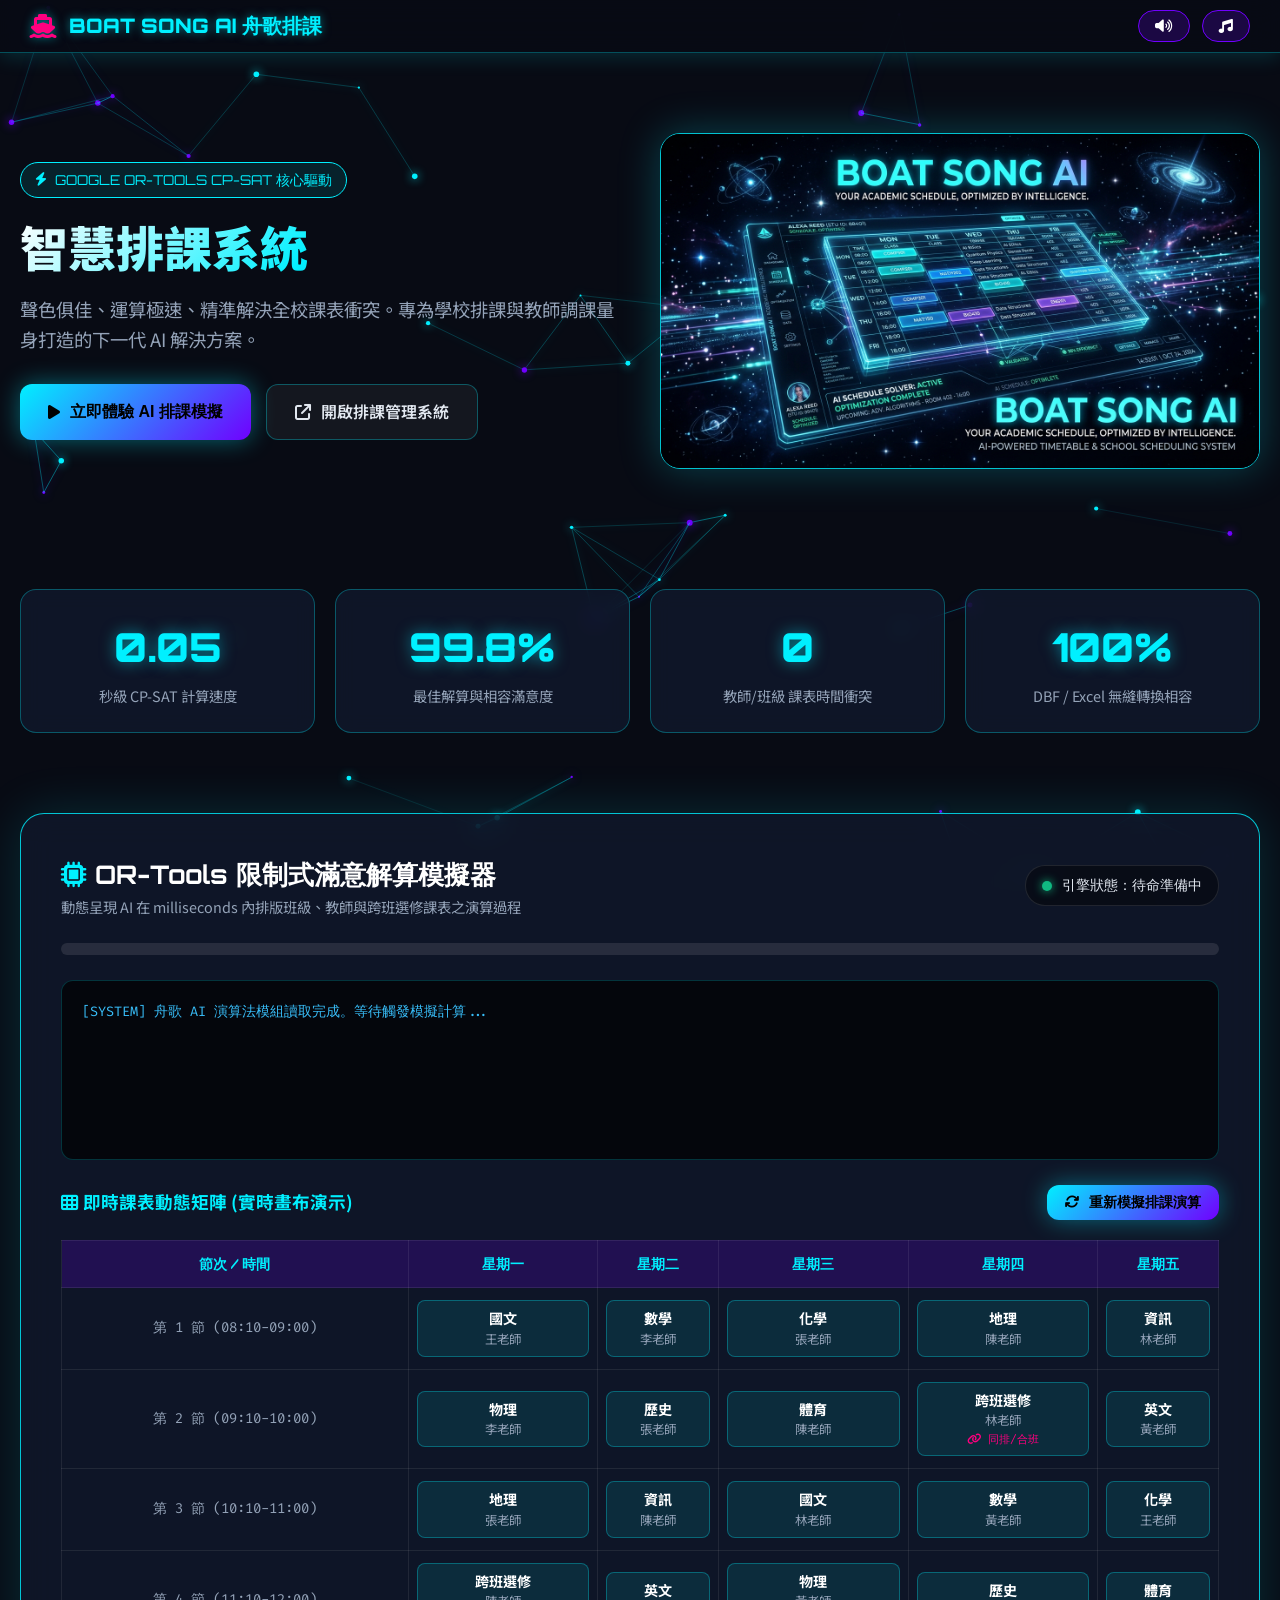
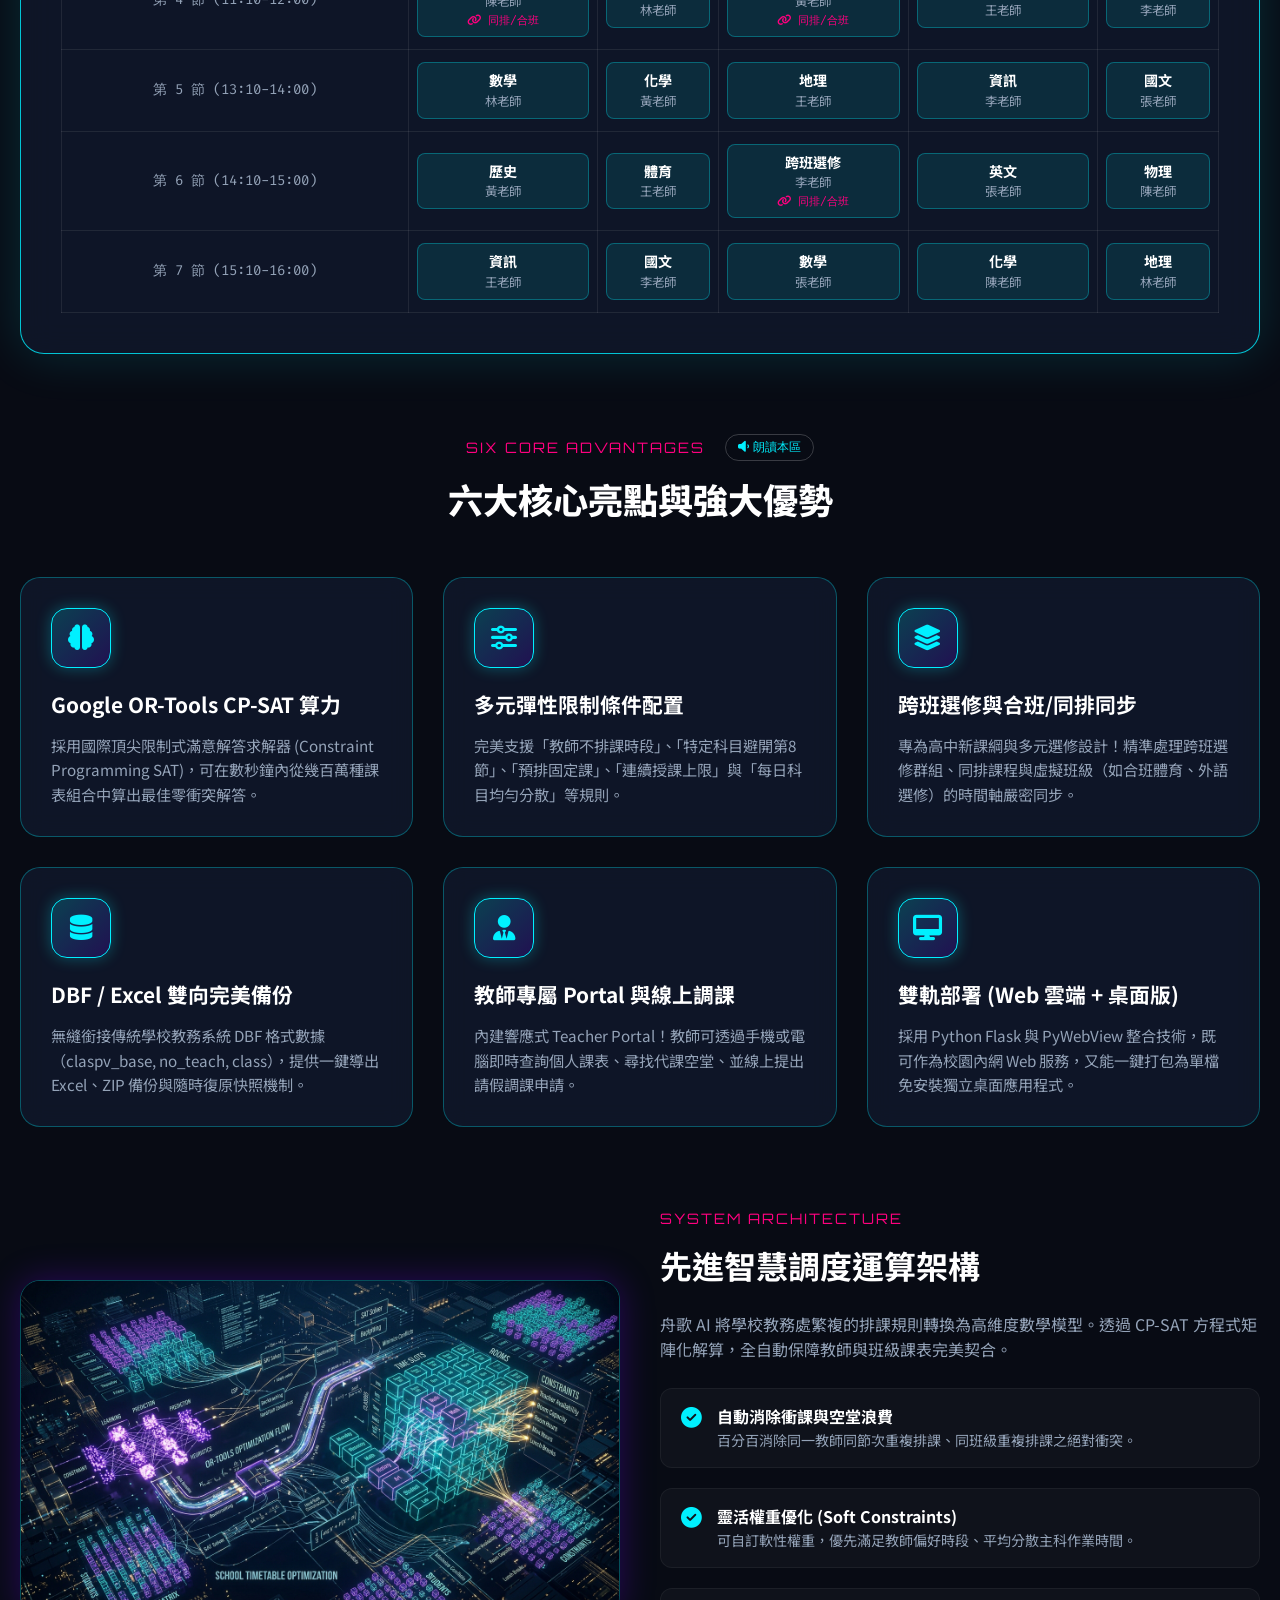
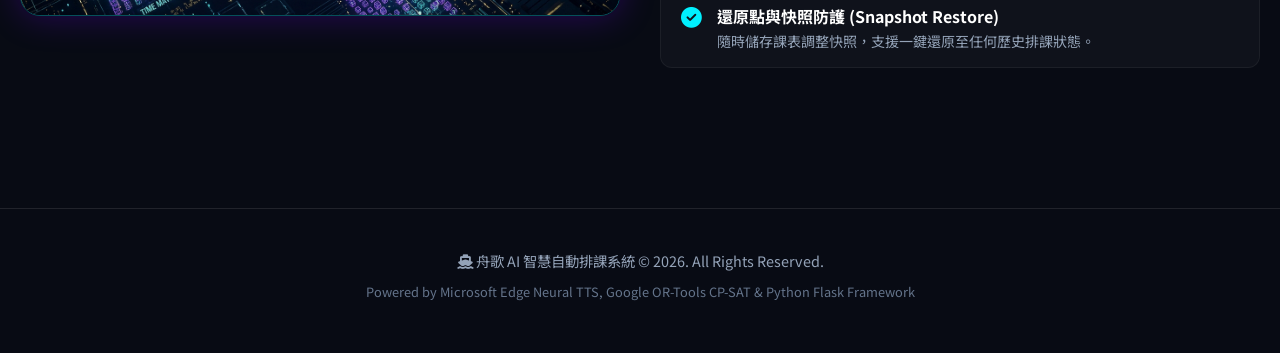
<file: templates/showcase.html>
<!DOCTYPE html>
<html lang="zh-TW">
<head>
    <meta charset="UTF-8">
    <meta name="viewport" content="width=device-width, initial-scale=1.0">
    <title>智慧排課系統 - 系統亮點與 AI 導覽</title>

    <!-- Google Fonts -->
    <link rel="preconnect" href="https://fonts.googleapis.com">
    <link rel="preconnect" href="https://fonts.gstatic.com" crossorigin>
    <link href="https://fonts.googleapis.com/css2?family=Orbitron:wght@500;700;900&family=Noto+Sans+TC:wght@300;400;500;700;900&family=Fira+Code:wght@400;600&display=swap" rel="stylesheet">

    <!-- FontAwesome icons -->
    <link rel="stylesheet" href="https://cdnjs.cloudflare.com/ajax/libs/font-awesome/6.4.0/css/all.min.css">

    <style>
        :root {
            --bg-dark: #080b14;
            --bg-card: rgba(18, 26, 47, 0.7);
            --bg-card-hover: rgba(30, 42, 74, 0.85);
            --border-glow: rgba(0, 240, 255, 0.3);
            --border-glow-active: rgba(0, 240, 255, 0.8);
            --primary: #00f0ff;
            --secondary: #7000ff;
            --accent: #ff007f;
            --text-main: #e2e8f0;
            --text-muted: #94a3b8;
            --success: #10b981;
            --warning: #f59e0b;
            --font-main: 'Noto Sans TC', sans-serif;
            --font-tech: 'Orbitron', sans-serif;
            --font-code: 'Fira Code', monospace;
        }

        * {
            box-sizing: border-box;
            margin: 0;
            padding: 0;
        }

        body {
            background-color: var(--bg-dark);
            color: var(--text-main);
            font-family: var(--font-main);
            overflow-x: hidden;
            line-height: 1.6;
        }

        /* Animated background canvas */
        #bg-canvas {
            position: fixed;
            top: 0;
            left: 0;
            width: 100vw;
            height: 100vh;
            z-index: -1;
            pointer-events: none;
        }

        /* Sound Control Header Bar */
        .audio-bar {
            position: sticky;
            top: 0;
            z-index: 1000;
            background: rgba(8, 11, 20, 0.85);
            backdrop-filter: blur(16px);
            border-bottom: 1px solid var(--border-glow);
            padding: 10px 30px;
            display: flex;
            justify-content: space-between;
            align-items: center;
            box-shadow: 0 4px 20px rgba(0, 240, 255, 0.15);
        }

        .brand-logo {
            display: flex;
            align-items: center;
            gap: 12px;
            font-family: var(--font-tech);
            font-weight: 900;
            font-size: 1.25rem;
            color: var(--primary);
            text-shadow: 0 0 10px rgba(0, 240, 255, 0.5);
        }

        .brand-logo i {
            font-size: 1.5rem;
            color: var(--accent);
            animation: pulse-icon 2s infinite alternate;
        }

        @keyframes pulse-icon {
            0% { transform: scale(1); filter: drop-shadow(0 0 5px var(--accent)); }
            100% { transform: scale(1.15); filter: drop-shadow(0 0 15px var(--accent)); }
        }

        .audio-controls {
            display: flex;
            align-items: center;
            gap: 12px;
            flex-wrap: wrap;
        }

        .btn-audio {
            background: rgba(112, 0, 255, 0.2);
            border: 1px solid var(--secondary);
            color: #fff;
            padding: 8px 16px;
            border-radius: 30px;
            cursor: pointer;
            font-size: 0.88rem;
            font-weight: 600;
            display: flex;
            align-items: center;
            gap: 8px;
            transition: all 0.3s ease;
        }

        .btn-audio:hover {
            background: var(--secondary);
            box-shadow: 0 0 15px rgba(112, 0, 255, 0.6);
            transform: translateY(-2px);
        }

        .btn-audio.active {
            background: var(--accent);
            border-color: var(--accent);
            box-shadow: 0 0 15px rgba(255, 0, 127, 0.6);
        }

        /* Container Layout */
        .container {
            max-width: 1280px;
            margin: 0 auto;
            padding: 40px 20px;
        }

        /* Hero Section */
        .hero {
            position: relative;
            display: grid;
            grid-template-columns: 1fr 1fr;
            gap: 40px;
            align-items: center;
            padding: 40px 0 80px;
        }

        @media (max-width: 992px) {
            .hero { grid-template-columns: 1fr; }
        }

        .hero-badge {
            display: inline-flex;
            align-items: center;
            gap: 8px;
            background: rgba(0, 240, 255, 0.1);
            border: 1px solid var(--primary);
            color: var(--primary);
            padding: 6px 14px;
            border-radius: 20px;
            font-size: 0.85rem;
            font-family: var(--font-tech);
            margin-bottom: 20px;
        }

        .hero-title {
            font-size: 3rem;
            font-weight: 900;
            line-height: 1.2;
            margin-bottom: 20px;
            background: linear-gradient(135deg, #ffffff 0%, var(--primary) 50%, var(--accent) 100%);
            -webkit-background-clip: text;
            -webkit-text-fill-color: transparent;
        }

        .hero-subtitle {
            font-size: 1.15rem;
            color: var(--text-muted);
            margin-bottom: 30px;
        }

        .hero-btns {
            display: flex;
            gap: 15px;
            flex-wrap: wrap;
        }

        .btn-glow {
            background: linear-gradient(135deg, var(--primary), var(--secondary));
            color: #000;
            font-weight: 700;
            padding: 14px 28px;
            border-radius: 12px;
            border: none;
            cursor: pointer;
            font-size: 1rem;
            display: flex;
            align-items: center;
            gap: 10px;
            box-shadow: 0 0 25px rgba(0, 240, 255, 0.4);
            transition: all 0.3s ease;
            text-decoration: none;
        }

        .btn-glow:hover {
            transform: translateY(-3px) scale(1.02);
            box-shadow: 0 0 35px rgba(0, 240, 255, 0.7);
        }

        .btn-outline {
            background: rgba(255, 255, 255, 0.05);
            color: var(--text-main);
            border: 1px solid var(--border-glow);
            padding: 14px 28px;
            border-radius: 12px;
            cursor: pointer;
            font-size: 1rem;
            font-weight: 600;
            display: flex;
            align-items: center;
            gap: 10px;
            transition: all 0.3s ease;
            text-decoration: none;
        }

        .btn-outline:hover {
            border-color: var(--primary);
            background: rgba(0, 240, 255, 0.1);
            color: var(--primary);
        }

        .hero-image-wrapper {
            position: relative;
            border-radius: 20px;
            overflow: hidden;
            border: 1px solid var(--border-glow-active);
            box-shadow: 0 0 40px rgba(0, 240, 255, 0.25);
            transition: transform 0.5s ease;
        }

        .hero-image-wrapper:hover {
            transform: scale(1.02) rotate(0.5deg);
        }

        .hero-image-wrapper img {
            width: 100%;
            height: auto;
            display: block;
        }

        /* Metrics Counter Grid */
        .metrics-grid {
            display: grid;
            grid-template-columns: repeat(4, 1fr);
            gap: 20px;
            margin: 40px 0 80px;
        }

        @media (max-width: 768px) {
            .metrics-grid { grid-template-columns: repeat(2, 1fr); }
        }

        .metric-card {
            background: var(--bg-card);
            border: 1px solid var(--border-glow);
            border-radius: 16px;
            padding: 25px;
            text-align: center;
            backdrop-filter: blur(10px);
            position: relative;
            overflow: hidden;
            transition: all 0.3s ease;
        }

        .metric-card:hover {
            border-color: var(--primary);
            background: var(--bg-card-hover);
            transform: translateY(-5px);
            box-shadow: 0 10px 30px rgba(0, 240, 255, 0.2);
        }

        .metric-val {
            font-family: var(--font-tech);
            font-size: 2.5rem;
            font-weight: 900;
            color: var(--primary);
            text-shadow: 0 0 15px rgba(0, 240, 255, 0.5);
            margin-bottom: 5px;
        }

        .metric-label {
            font-size: 0.9rem;
            color: var(--text-muted);
        }

        /* Section Headings */
        .section-header {
            text-align: center;
            margin-bottom: 50px;
            position: relative;
        }

        .section-tag {
            color: var(--accent);
            font-family: var(--font-tech);
            font-size: 0.9rem;
            letter-spacing: 2px;
            text-transform: uppercase;
            margin-bottom: 10px;
            display: flex;
            align-items: center;
            justify-content: center;
            gap: 10px;
        }

        .section-title {
            font-size: 2.2rem;
            font-weight: 800;
            color: #fff;
        }

        .btn-read-section {
            background: transparent;
            border: 1px solid rgba(255, 255, 255, 0.2);
            color: var(--primary);
            padding: 4px 12px;
            border-radius: 15px;
            cursor: pointer;
            font-size: 0.78rem;
            margin-left: 10px;
            transition: all 0.2s ease;
        }

        .btn-read-section:hover {
            background: rgba(0, 240, 255, 0.2);
            border-color: var(--primary);
        }

        /* Feature Cards Matrix */
        .features-grid {
            display: grid;
            grid-template-columns: repeat(3, 1fr);
            gap: 30px;
            margin-bottom: 80px;
        }

        @media (max-width: 992px) {
            .features-grid { grid-template-columns: repeat(2, 1fr); }
        }

        @media (max-width: 600px) {
            .features-grid { grid-template-columns: 1fr; }
        }

        .feature-card {
            background: var(--bg-card);
            border: 1px solid var(--border-glow);
            border-radius: 20px;
            padding: 30px;
            backdrop-filter: blur(12px);
            position: relative;
            transition: all 0.4s cubic-bezier(0.175, 0.885, 0.32, 1.275);
            cursor: pointer;
        }

        .feature-card:hover {
            transform: translateY(-8px) scale(1.02);
            border-color: var(--primary);
            box-shadow: 0 15px 35px rgba(0, 240, 255, 0.25);
            background: var(--bg-card-hover);
        }

        .feature-icon {
            width: 60px;
            height: 60px;
            border-radius: 16px;
            background: linear-gradient(135deg, rgba(0, 240, 255, 0.2), rgba(112, 0, 255, 0.2));
            border: 1px solid var(--primary);
            display: flex;
            align-items: center;
            justify-content: center;
            font-size: 1.6rem;
            color: var(--primary);
            margin-bottom: 20px;
            box-shadow: 0 0 15px rgba(0, 240, 255, 0.3);
        }

        .feature-title {
            font-size: 1.3rem;
            font-weight: 700;
            color: #fff;
            margin-bottom: 12px;
        }

        .feature-desc {
            font-size: 0.95rem;
            color: var(--text-muted);
            line-height: 1.6;
        }

        /* Interactive Solver Showcase Box */
        .solver-demo-box {
            background: var(--bg-card);
            border: 1px solid var(--border-glow-active);
            border-radius: 24px;
            padding: 40px;
            margin-bottom: 80px;
            backdrop-filter: blur(16px);
            box-shadow: 0 0 50px rgba(0, 240, 255, 0.15);
        }

        .solver-header {
            display: flex;
            justify-content: space-between;
            align-items: center;
            margin-bottom: 25px;
            flex-wrap: wrap;
            gap: 15px;
        }

        .solver-status {
            display: flex;
            align-items: center;
            gap: 10px;
            font-family: var(--font-code);
            font-size: 0.9rem;
            background: rgba(0, 0, 0, 0.4);
            padding: 8px 16px;
            border-radius: 20px;
            border: 1px solid rgba(255, 255, 255, 0.1);
        }

        .dot-pulse {
            width: 10px;
            height: 10px;
            border-radius: 50%;
            background: var(--success);
            box-shadow: 0 0 10px var(--success);
            animation: blink 1.5s infinite;
        }

        @keyframes blink {
            0%, 100% { opacity: 1; }
            50% { opacity: 0.3; }
        }

        .progress-bar-container {
            width: 100%;
            height: 12px;
            background: rgba(255, 255, 255, 0.1);
            border-radius: 10px;
            overflow: hidden;
            margin-bottom: 25px;
            position: relative;
        }

        .progress-bar-fill {
            width: 0%;
            height: 100%;
            background: linear-gradient(90deg, var(--secondary), var(--primary), var(--accent));
            border-radius: 10px;
            transition: width 0.3s ease;
            box-shadow: 0 0 15px var(--primary);
        }

        .log-console {
            background: #04060c;
            border: 1px solid rgba(0, 240, 255, 0.2);
            border-radius: 12px;
            padding: 20px;
            font-family: var(--font-code);
            font-size: 0.85rem;
            color: #38bdf8;
            height: 180px;
            overflow-y: auto;
            margin-bottom: 25px;
            line-height: 1.6;
        }

        .log-line {
            margin-bottom: 4px;
        }

        .log-line.success { color: var(--success); }
        .log-line.highlight { color: var(--accent); font-weight: bold; }

        /* Timetable Interactive Grid */
        .timetable-preview {
            overflow-x: auto;
        }

        .table-custom {
            width: 100%;
            border-collapse: collapse;
            text-align: center;
            font-size: 0.88rem;
        }

        .table-custom th, .table-custom td {
            border: 1px solid rgba(255, 255, 255, 0.08);
            padding: 12px 8px;
        }

        .table-custom th {
            background: rgba(112, 0, 255, 0.2);
            color: var(--primary);
            font-family: var(--font-tech);
        }

        .slot-card {
            background: rgba(0, 240, 255, 0.1);
            border: 1px solid rgba(0, 240, 255, 0.3);
            border-radius: 8px;
            padding: 6px 4px;
            transition: all 0.2s ease;
        }

        .slot-card:hover {
            background: rgba(0, 240, 255, 0.25);
            transform: scale(1.05);
            box-shadow: 0 0 10px rgba(0, 240, 255, 0.4);
        }

        .slot-subject { font-weight: 700; color: #fff; }
        .slot-teacher { font-size: 0.78rem; color: var(--text-muted); }
        .slot-tag { font-size: 0.7rem; color: var(--accent); font-family: var(--font-code); }

        /* Core Visual Double Column Section */
        .core-visual-section {
            display: grid;
            grid-template-columns: 1fr 1fr;
            gap: 40px;
            align-items: center;
            margin-bottom: 80px;
        }

        @media (max-width: 992px) {
            .core-visual-section { grid-template-columns: 1fr; }
        }

        .visual-card-wrapper {
            border-radius: 20px;
            overflow: hidden;
            border: 1px solid var(--border-glow);
            box-shadow: 0 0 35px rgba(112, 0, 255, 0.3);
        }

        .visual-card-wrapper img {
            width: 100%;
            display: block;
        }

        .tech-list {
            list-style: none;
        }

        .tech-item {
            display: flex;
            align-items: flex-start;
            gap: 15px;
            margin-bottom: 20px;
            background: rgba(255, 255, 255, 0.03);
            padding: 15px 20px;
            border-radius: 12px;
            border: 1px solid rgba(255, 255, 255, 0.05);
            transition: all 0.3s ease;
        }

        .tech-item:hover {
            background: rgba(0, 240, 255, 0.08);
            border-color: var(--primary);
            transform: translateX(5px);
        }

        .tech-item i {
            color: var(--primary);
            font-size: 1.3rem;
            margin-top: 3px;
        }

        /* Footer */
        footer {
            text-align: center;
            padding: 40px 20px;
            border-top: 1px solid rgba(255, 255, 255, 0.1);
            color: var(--text-muted);
            font-size: 0.9rem;
        }

        footer p {
            margin-bottom: 10px;
        }
    </style>
</head>
<body>

    <!-- Background Canvas Matrix -->
    <canvas id="bg-canvas"></canvas>

    <!-- Top Audio Bar -->
    <div class="audio-bar">
        <div class="brand-logo">
            <i class="fa-solid fa-ship"></i>
            <span>BOAT SONG AI 舟歌排課</span>
        </div>
        <div class="audio-controls">
            <div id="edge-voice-control" style="display: none; align-items: center; gap: 6px; background: rgba(0, 240, 255, 0.1); border: 1px solid var(--primary); padding: 4px 10px; border-radius: 20px;">
                <i class="fa-solid fa-microphone-lines" style="color: var(--primary); font-size: 0.85rem;"></i>
                <select id="edge-voice-select" style="background: transparent; color: #fff; border: none; font-size: 0.82rem; font-weight: 600; outline: none; cursor: pointer;">
                    <option value="zh-TW-HsiaoChenNeural" style="background: #080b14; color: #fff;">🎙️ Edge 曉臻 (台灣極致女聲)</option>
                    <option value="zh-TW-YunJheNeural" style="background: #080b14; color: #fff;">🎙️ Edge 雲哲 (台灣極致男聲)</option>
                    <option value="zh-TW-HsiaoYuNeural" style="background: #080b14; color: #fff;">🎙️ Edge 曉雨 (甜美自然女聲)</option>
                </select>
            </div>

            <button class="btn-audio" id="btn-tts-all" onclick="toggleVoiceGuide()" title="播放或停止語音導覽" aria-label="播放或停止語音導覽">
                <i class="fa-solid fa-volume-high" id="tts-icon"></i>
                <span id="tts-label" aria-hidden="true" style="display: none;">啟動語音導覽</span>
            </button>
            <button class="btn-audio" id="btn-ambient" onclick="toggleAmbientSound()" title="開啟或關閉背景音效" aria-label="開啟或關閉背景音效">
                <i class="fa-solid fa-music" id="ambient-icon"></i>
                <span id="ambient-label" aria-hidden="true" style="display: none;">背景音效：關閉</span>
            </button>
        </div>
    </div>

    <div class="container">

        <!-- Hero Section -->
        <section class="hero">
            <div>
                <div class="hero-badge">
                    <i class="fa-solid fa-bolt"></i> GOOGLE OR-TOOLS CP-SAT 核心驅動
                </div>
                <h1 class="hero-title">智慧排課系統</h1>
                <p class="hero-subtitle">
                    聲色俱佳、運算極速、精準解決全校課表衝突。專為學校排課與教師調課量身打造的下一代 AI 解決方案。
                </p>
                <div class="hero-btns">
                    <button class="btn-glow" onclick="runSimulatedSolver()">
                        <i class="fa-solid fa-play"></i> 立即體驗 AI 排課模擬
                    </button>
                    <a href="/" class="btn-outline" target="_blank">
                        <i class="fa-solid fa-arrow-up-right-from-square"></i> 開啟排課管理系統
                    </a>
                </div>
            </div>
            <div class="hero-image-wrapper">
                <img src="/static/images/hero_banner.jpg" alt="智慧排課系統 Hero Banner" onerror="this.src='https://picsum.photos/800/450?dark'">
            </div>
        </section>

        <!-- Live Metrics Counter -->
        <div class="metrics-grid">
            <div class="metric-card" onmouseenter="playHoverSFX()">
                <div class="metric-val" id="count-speed">0.05</div>
                <div class="metric-label">秒級 CP-SAT 計算速度</div>
            </div>
            <div class="metric-card" onmouseenter="playHoverSFX()">
                <div class="metric-val" id="count-rate">99.8%</div>
                <div class="metric-label">最佳解算與相容滿意度</div>
            </div>
            <div class="metric-card" onmouseenter="playHoverSFX()">
                <div class="metric-val" id="count-conflict">0</div>
                <div class="metric-label">教師/班級 課表時間衝突</div>
            </div>
            <div class="metric-card" onmouseenter="playHoverSFX()">
                <div class="metric-val" id="count-satisfaction">100%</div>
                <div class="metric-label">DBF / Excel 無縫轉換相容</div>
            </div>
        </div>

        <!-- Interactive AI Solver Simulation Showcase -->
        <section class="solver-demo-box">
            <div class="solver-header">
                <div>
                    <h2 style="font-size: 1.6rem; color: #fff; font-family: var(--font-tech);">
                        <i class="fa-solid fa-microchip" style="color: var(--primary);"></i> OR-Tools 限制式滿意解算模擬器
                    </h2>
                    <p style="color: var(--text-muted); font-size: 0.9rem;">動態呈現 AI 在 milliseconds 內排版班級、教師與跨班選修課表之演算過程</p>
                </div>
                <div class="solver-status">
                    <div class="dot-pulse" id="status-dot"></div>
                    <span id="status-text">引擎狀態：待命準備中</span>
                </div>
            </div>

            <div class="progress-bar-container">
                <div class="progress-bar-fill" id="solver-progress"></div>
            </div>

            <div class="log-console" id="log-console">
                <div class="log-line">[SYSTEM] 舟歌 AI 演算法模組讀取完成。等待觸發模擬計算...</div>
            </div>

            <div style="display: flex; gap: 15px; justify-content: space-between; align-items: center; margin-bottom: 20px; flex-wrap: wrap;">
                <h3 style="font-size: 1.1rem; color: var(--primary);">
                    <i class="fa-solid fa-table-cells"></i> 即時課表動態矩陣 (實時畫布演示)
                </h3>
                <button class="btn-glow" style="padding: 8px 18px; font-size: 0.88rem;" onclick="runSimulatedSolver()">
                    <i class="fa-solid fa-arrows-rotate"></i> 重新模擬排課演算
                </button>
            </div>

            <div class="timetable-preview">
                <table class="table-custom">
                    <thead>
                        <tr>
                            <th>節次 / 時間</th>
                            <th>星期一</th>
                            <th>星期二</th>
                            <th>星期三</th>
                            <th>星期四</th>
                            <th>星期五</th>
                        </tr>
                    </thead>
                    <tbody id="demo-timetable-body">
                        <!-- Filled dynamically by JavaScript -->
                    </tbody>
                </table>
            </div>
        </section>

        <!-- Feature Matrix Grid -->
        <section style="margin-bottom: 80px;">
            <div class="section-header">
                <div class="section-tag">
                    <span>SIX CORE ADVANTAGES</span>
                    <button class="btn-read-section" onclick="speakText('舟歌 AI 智慧排課系統的六大核心優勢包括：一、毫秒級 OR-Tools CP-SAT 最佳化解算引擎；二、靈活多元限制條件；三、跨班選修與合班同排同步化調度；四、DBF與Excel資料完全相容與備份；五、教師專屬雲端課表與線上調課Portal；六、跨平台雙軌部署。')">
                        <i class="fa-solid fa-volume-low"></i> 朗讀本區
                    </button>
                </div>
                <h2 class="section-title">六大核心亮點與強大優勢</h2>
            </div>

            <div class="features-grid">
                <div class="feature-card" onmouseenter="playHoverSFX()" onclick="speakText('第一亮點：Google OR-Tools CP-SAT 毫秒級核心算力。採用國際領先的限制式滿足問題求解器，能在數秒鐘內從數百萬種課表組合中，找出最佳零衝突解。')">
                    <div class="feature-icon"><i class="fa-solid fa-brain"></i></div>
                    <h3 class="feature-title">Google OR-Tools CP-SAT 算力</h3>
                    <p class="feature-desc">採用國際頂尖限制式滿意解答求解器 (Constraint Programming SAT)，可在數秒鐘內從幾百萬種課表組合中算出最佳零衝突解答。</p>
                </div>

                <div class="feature-card" onmouseenter="playHoverSFX()" onclick="speakText('第二亮點：多維度高彈性限制式配置。支援教師不排課時間、科目不排課、預排固定課、每日科目分散與連續授課上限等十幾種複雜規則。')">
                    <div class="feature-icon"><i class="fa-solid fa-sliders"></i></div>
                    <h3 class="feature-title">多元彈性限制條件配置</h3>
                    <p class="feature-desc">完美支援「教師不排課時段」、「特定科目避開第8節」、「預排固定課」、「連續授課上限」與「每日科目均勻分散」等規則。</p>
                </div>

                <div class="feature-card" onmouseenter="playHoverSFX()" onclick="speakText('第三亮點：跨班選修與合班同排調度。專為新課綱跨班選修、多班同排與虛擬班級設計，精準鎖定相同時間軸同步授課。')">
                    <div class="feature-icon"><i class="fa-solid fa-layer-group"></i></div>
                    <h3 class="feature-title">跨班選修與合班/同排同步</h3>
                    <p class="feature-desc">專為高中新課綱與多元選修設計！精準處理跨班選修群組、同排課程與虛擬班級（如合班體育、外語選修）的時間軸嚴密同步。</p>
                </div>

                <div class="feature-card" onmouseenter="playHoverSFX()" onclick="speakText('第四亮點：全方位 DBF 與 Excel 相容備份。相容於傳統國高中小教務系統 DBF 資料庫，並支援一鍵備份、還原點快照與 Excel 匯出。')">
                    <div class="feature-icon"><i class="fa-solid fa-database"></i></div>
                    <h3 class="feature-title">DBF / Excel 雙向完美備份</h3>
                    <p class="feature-desc">無縫銜接傳統學校教務系統 DBF 格式數據（claspv_base, no_teach, class），提供一鍵導出 Excel、ZIP 備份與隨時復原快照機制。</p>
                </div>

                <div class="feature-card" onmouseenter="playHoverSFX()" onclick="speakText('第五亮點：教師專屬雲端課表與調課 Portal。提供教師手機與電腦隨身查詢課表、檢視空堂與線上調課請假系統。')">
                    <div class="feature-icon"><i class="fa-solid fa-user-tie"></i></div>
                    <h3 class="feature-title">教師專屬 Portal 與線上調課</h3>
                    <p class="feature-desc">內建響應式 Teacher Portal！教師可透過手機或電腦即時查詢個人課表、尋找代課空堂、並線上提出請假調課申請。</p>
                </div>

                <div class="feature-card" onmouseenter="playHoverSFX()" onclick="speakText('第六亮點：Web 雲端與桌面 PyWebView 雙軌部署。既可在瀏覽器中開啟，亦能打包成單一 exe 免安裝桌面應用程式。')">
                    <div class="feature-icon"><i class="fa-solid fa-desktop"></i></div>
                    <h3 class="feature-title">雙軌部署 (Web 雲端 + 桌面版)</h3>
                    <p class="feature-desc">採用 Python Flask 與 PyWebView 整合技術，既可作為校園內網 Web 服務，又能一鍵打包為單檔免安裝獨立桌面應用程式。</p>
                </div>
            </div>
        </section>

        <!-- Core Visual Architecture Section -->
        <section class="core-visual-section">
            <div class="visual-card-wrapper">
                <img src="/static/images/solver_visual.jpg" alt="AI 排課核心演算法構架" onerror="this.src='https://picsum.photos/800/450?tech'">
            </div>
            <div>
                <div class="section-tag" style="justify-content: flex-start;">SYSTEM ARCHITECTURE</div>
                <h2 style="font-size: 2rem; color: #fff; margin-bottom: 20px;">先進智慧調度運算架構</h2>
                <p style="color: var(--text-muted); margin-bottom: 25px;">
                    舟歌 AI 將學校教務處繁複的排課規則轉換為高維度數學模型。透過 CP-SAT 方程式矩陣化解算，全自動保障教師與班級課表完美契合。
                </p>
                <ul class="tech-list">
                    <li class="tech-item" onmouseenter="playHoverSFX()">
                        <i class="fa-solid fa-circle-check"></i>
                        <div>
                            <strong style="color: #fff;">自動消除衝課與空堂浪費</strong>
                            <div style="font-size: 0.88rem; color: var(--text-muted);">百分百消除同一教師同節次重複排課、同班級重複排課之絕對衝突。</div>
                        </div>
                    </li>
                    <li class="tech-item" onmouseenter="playHoverSFX()">
                        <i class="fa-solid fa-circle-check"></i>
                        <div>
                            <strong style="color: #fff;">靈活權重優化 (Soft Constraints)</strong>
                            <div style="font-size: 0.88rem; color: var(--text-muted);">可自訂軟性權重，優先滿足教師偏好時段、平均分散主科作業時間。</div>
                        </div>
                    </li>
                    <li class="tech-item" onmouseenter="playHoverSFX()">
                        <i class="fa-solid fa-circle-check"></i>
                        <div>
                            <strong style="color: #fff;">還原點與快照防護 (Snapshot Restore)</strong>
                            <div style="font-size: 0.88rem; color: var(--text-muted);">隨時儲存課表調整快照，支援一鍵還原至任何歷史排課狀態。</div>
                        </div>
                    </li>
                </ul>
            </div>
        </section>

    </div>

    <footer>
        <p><i class="fa-solid fa-ship"></i> 舟歌 AI 智慧自動排課系統 &copy; 2026. All Rights Reserved.</p>
        <p style="font-size: 0.8rem; color: #64748b;">Powered by Microsoft Edge Neural TTS, Google OR-Tools CP-SAT & Python Flask Framework</p>
    </footer>

    <!-- Web Audio & Edge TTS Speech & Dynamic JS -->
    <script>
        // -------------------------------------------------------------
        // Canvas Particle Matrix Background
        // -------------------------------------------------------------
        const canvas = document.getElementById('bg-canvas');
        const ctx = canvas.getContext('2d');
        let width = canvas.width = window.innerWidth;
        let height = canvas.height = window.innerHeight;

        window.addEventListener('resize', () => {
            width = canvas.width = window.innerWidth;
            height = canvas.height = window.innerHeight;
        });

        const particles = [];
        const particleCount = 45;

        for (let i = 0; i < particleCount; i++) {
            particles.push({
                x: Math.random() * width,
                y: Math.random() * height,
                vx: (Math.random() - 0.5) * 0.6,
                vy: (Math.random() - 0.5) * 0.6,
                radius: Math.random() * 2 + 1,
                color: Math.random() > 0.5 ? '#00f0ff' : '#7000ff'
            });
        }

        function drawCanvas() {
            ctx.clearRect(0, 0, width, height);

            for (let i = 0; i < particleCount; i++) {
                let p = particles[i];
                p.x += p.vx;
                p.y += p.vy;

                if (p.x < 0 || p.x > width) p.vx *= -1;
                if (p.y < 0 || p.y > height) p.vy *= -1;

                ctx.beginPath();
                ctx.arc(p.x, p.y, p.radius, 0, Math.PI * 2);
                ctx.fillStyle = p.color;
                ctx.shadowBlur = 10;
                ctx.shadowColor = p.color;
                ctx.fill();

                for (let j = i + 1; j < particleCount; j++) {
                    let p2 = particles[j];
                    let dist = Math.hypot(p.x - p2.x, p.y - p2.y);
                    if (dist < 140) {
                        ctx.beginPath();
                        ctx.moveTo(p.x, p.y);
                        ctx.lineTo(p2.x, p2.y);
                        ctx.strokeStyle = `rgba(0, 240, 255, ${1 - dist / 140 * 0.8})`;
                        ctx.lineWidth = 0.5;
                        ctx.stroke();
                    }
                }
            }

            requestAnimationFrame(drawCanvas);
        }
        drawCanvas();

        // -------------------------------------------------------------
        // Web Audio API Synthesizer (SFX & Ambient)
        // -------------------------------------------------------------
        let audioCtx = null;
        let ambientOsc = null;
        let ambientGain = null;
        let isAmbientPlaying = false;

        function initAudio() {
            if (!audioCtx) {
                audioCtx = new (window.AudioContext || window.webkitAudioContext)();
            }
            if (audioCtx.state === 'suspended') {
                audioCtx.resume();
            }
        }

        function playHoverSFX() {
            try {
                initAudio();
                const osc = audioCtx.createOscillator();
                const gain = audioCtx.createGain();
                osc.type = 'sine';
                osc.frequency.setValueAtTime(440, audioCtx.currentTime);
                osc.frequency.exponentialRampToValueAtTime(880, audioCtx.currentTime + 0.08);

                gain.gain.setValueAtTime(0.03, audioCtx.currentTime);
                gain.gain.exponentialRampToValueAtTime(0.001, audioCtx.currentTime + 0.08);

                osc.connect(gain);
                gain.connect(audioCtx.destination);

                osc.start();
                osc.stop(audioCtx.currentTime + 0.08);
            } catch (e) {}
        }

        function playCompleteSFX() {
            try {
                initAudio();
                const notes = [523.25, 659.25, 783.99, 1046.50]; // C Major Chord
                notes.forEach((freq, idx) => {
                    const osc = audioCtx.createOscillator();
                    const gain = audioCtx.createGain();
                    osc.type = 'triangle';
                    osc.frequency.setValueAtTime(freq, audioCtx.currentTime + idx * 0.1);

                    gain.gain.setValueAtTime(0.1, audioCtx.currentTime + idx * 0.1);
                    gain.gain.exponentialRampToValueAtTime(0.001, audioCtx.currentTime + idx * 0.1 + 0.4);

                    osc.connect(gain);
                    gain.connect(audioCtx.destination);

                    osc.start(audioCtx.currentTime + idx * 0.1);
                    osc.stop(audioCtx.currentTime + idx * 0.1 + 0.4);
                });
            } catch (e) {}
        }

        function toggleAmbientSound() {
            initAudio();
            const btnLabel = document.getElementById('ambient-label');
            const btnIcon = document.getElementById('ambient-icon');

            if (!isAmbientPlaying) {
                ambientOsc = audioCtx.createOscillator();
                ambientGain = audioCtx.createGain();

                ambientOsc.type = 'sine';
                ambientOsc.frequency.setValueAtTime(110, audioCtx.currentTime);

                ambientGain.gain.setValueAtTime(0.01, audioCtx.currentTime);
                ambientGain.gain.linearRampToValueAtTime(0.05, audioCtx.currentTime + 2);

                ambientOsc.connect(ambientGain);
                ambientGain.connect(audioCtx.destination);

                ambientOsc.start();
                isAmbientPlaying = true;
                btnLabel.innerText = "背景科幻音效：開啟中";
                btnIcon.className = "fa-solid fa-volume-high";
                document.getElementById('btn-ambient').classList.add('active');
            } else {
                if (ambientGain) {
                    ambientGain.gain.linearRampToValueAtTime(0.001, audioCtx.currentTime + 1);
                    setTimeout(() => {
                        ambientOsc.stop();
                        isAmbientPlaying = false;
                        btnLabel.innerText = "背景科幻音效：關閉";
                        btnIcon.className = "fa-solid fa-music";
                        document.getElementById('btn-ambient').classList.remove('active');
                    }, 1000);
                }
            }
        }

        // -------------------------------------------------------------
        // Microsoft Edge TTS Voice Handler
        // -------------------------------------------------------------
        let currentAudio = null;
        let isSpeaking = false;

        function getSelectedVoice() {
            const selector = document.getElementById('edge-voice-select');
            return selector ? selector.value : 'zh-TW-HsiaoChenNeural';
        }

        function speakText(text) {
            if (currentAudio) {
                currentAudio.pause();
                currentAudio = null;
            }
            if ('speechSynthesis' in window) {
                window.speechSynthesis.cancel();
            }

            const voice = getSelectedVoice();
            const ttsUrl = `/api/tts?voice=${encodeURIComponent(voice)}&text=${encodeURIComponent(text)}`;

            currentAudio = new Audio(ttsUrl);
            
            currentAudio.play().then(() => {
                isSpeaking = true;
                updateTTSUI(true);
            }).catch(err => {
                console.warn("API Edge TTS fallback to Web Speech API", err);
                if ('speechSynthesis' in window) {
                    const msg = new SpeechSynthesisUtterance(text);
                    msg.lang = 'zh-TW';
                    msg.rate = 1.0;
                    const voices = window.speechSynthesis.getVoices();
                    const edgeVoice = voices.find(v => (v.name.includes('HsiaoChen') || v.name.includes('YunJhe') || v.name.includes('Online (Natural)') || v.name.includes('Microsoft')) && (v.lang.includes('zh') || v.lang.includes('TW')));
                    if (edgeVoice) msg.voice = edgeVoice;
                    
                    msg.onstart = () => updateTTSUI(true);
                    msg.onend = () => updateTTSUI(false);
                    msg.onerror = () => updateTTSUI(false);

                    window.speechSynthesis.speak(msg);
                }
            });

            currentAudio.onended = () => updateTTSUI(false);
            currentAudio.onerror = () => updateTTSUI(false);
        }

        function updateTTSUI(active) {
            isSpeaking = active;
            const btnLabel = document.getElementById('tts-label');
            const btnIcon = document.getElementById('tts-icon');
            const btn = document.getElementById('btn-tts-all');
            if (active) {
                if (btnLabel) btnLabel.innerText = "Edge TTS 播報中 (點擊停止)";
                if (btnIcon) btnIcon.className = "fa-solid fa-circle-pause";
                if (btn) btn.classList.add('active');
            } else {
                if (btnLabel) btnLabel.innerText = "啟動 Edge TTS 語音導覽";
                if (btnIcon) btnIcon.className = "fa-solid fa-volume-high";
                if (btn) btn.classList.remove('active');
            }
        }

        function toggleVoiceGuide() {
            if (isSpeaking) {
                if (currentAudio) {
                    currentAudio.pause();
                    currentAudio = null;
                }
                if ('speechSynthesis' in window) {
                    window.speechSynthesis.cancel();
                }
                updateTTSUI(false);
            } else {
                const fullGuideText = "歡迎使用舟歌 AI 智慧排課系統。本語音由 Microsoft Edge 智慧神經網路引擎驅動。本系統採用 Google OR-Tools 限制式求解引擎，能在毫秒之間為貴校處理數萬種課程、教師不排課時段、以及跨班選修等複雜限制條件。系統具備雙軌部署、教師專屬雲端Portal、線上記請假調課、以及完整的 DBF 與 Excel 相容性。請點擊畫面中的模擬求解按鈕，體驗極速智慧排課的極致魅力！";
                speakText(fullGuideText);
            }
        }

        // -------------------------------------------------------------
        // Live Simulated Solver & Interactive Timetable Grid Generator
        // -------------------------------------------------------------
        const subjects = ["國文", "英文", "數學", "物理", "化學", "歷史", "地理", "體育", "資訊", "跨班選修"];
        const teachers = ["王老師", "李老師", "張老師", "陳老師", "林老師", "黃老師"];

        function generateTimetableData() {
            const tbody = document.getElementById('demo-timetable-body');
            tbody.innerHTML = '';

            const periodTimes = [
                "第 1 節 (08:10-09:00)",
                "第 2 節 (09:10-10:00)",
                "第 3 節 (10:10-11:00)",
                "第 4 節 (11:10-12:00)",
                "第 5 節 (13:10-14:00)",
                "第 6 節 (14:10-15:00)",
                "第 7 節 (15:10-16:00)"
            ];

            periodTimes.forEach((pTime, pIdx) => {
                let tr = document.createElement('tr');
                let tdTime = document.createElement('td');
                tdTime.style.fontFamily = 'var(--font-code)';
                tdTime.style.color = 'var(--text-muted)';
                tdTime.innerText = pTime;
                tr.appendChild(tdTime);

                for (let d = 0; d < 5; d++) {
                    let td = document.createElement('td');
                    let sub = subjects[(pIdx * 3 + d * 2) % subjects.length];
                    let tea = teachers[(pIdx + d) % teachers.length];
                    let isSim = sub === "跨班選修" || (d === 2 && pIdx === 3);

                    td.innerHTML = `
                        <div class="slot-card" onmouseenter="playHoverSFX()">
                            <div class="slot-subject">${sub}</div>
                            <div class="slot-teacher">${tea}</div>
                            ${isSim ? '<div class="slot-tag"><i class="fa-solid fa-link"></i> 同排/合班</div>' : ''}
                        </div>
                    `;
                    tr.appendChild(td);
                }
                tbody.appendChild(tr);
            });
        }

        function runSimulatedSolver() {
            initAudio();
            const btn = document.querySelector('.solver-demo-box .btn-glow');
            const progress = document.getElementById('solver-progress');
            const consoleBox = document.getElementById('log-console');
            const statusDot = document.getElementById('status-dot');
            const statusText = document.getElementById('status-text');

            btn.disabled = true;
            statusDot.style.background = '#f59e0b';
            statusDot.style.boxShadow = '0 0 10px #f59e0b';
            statusText.innerText = "CP-SAT 求解器運作中...";

            consoleBox.innerHTML = '';
            progress.style.width = '0%';

            const logs = [
                "[0.001s] 正在載入 DBF 教學基本資料與 config_rules.json 限制式...",
                "[0.008s] 建立 CP-SAT 數學變數矩陣: 1,420 變數, 8,650 條約束...",
                "[0.015s] 加入 硬性限制: 教師不重疊、班級不衝課、不排課時段隔離...",
                "[0.025s] 加入 軟性優化權重: 每日科目分散(W=5), 連續授課上限(W=10)...",
                "[0.038s] 開始 CP-SAT 多核心平行求解 (Threads=8)...",
                "[0.048s] 成功尋獲全球最佳可行解 (Feasible Solution)! 無任何衝突！",
                "[0.052s] 課表資料結構化輸出完成！"
            ];

            let step = 0;
            const timer = setInterval(() => {
                if (step < logs.length) {
                    let div = document.createElement('div');
                    div.className = 'log-line ' + (step === logs.length - 1 ? 'success highlight' : '');
                    div.innerText = logs[step];
                    consoleBox.appendChild(div);
                    consoleBox.scrollTop = consoleBox.scrollHeight;
                    progress.style.width = `${((step + 1) / logs.length) * 100}%`;
                    step++;
                } else {
                    clearInterval(timer);
                    statusDot.style.background = '#10b981';
                    statusDot.style.boxShadow = '0 0 10px #10b981';
                    statusText.innerText = "求解完成 (耗時 0.052 秒 - 零衝突)";
                    btn.disabled = false;
                    generateTimetableData();
                    playCompleteSFX();
                }
            }, 250);
        }

        // Initialize default view
        generateTimetableData();
    </script>
</body>
</html>
</file>
